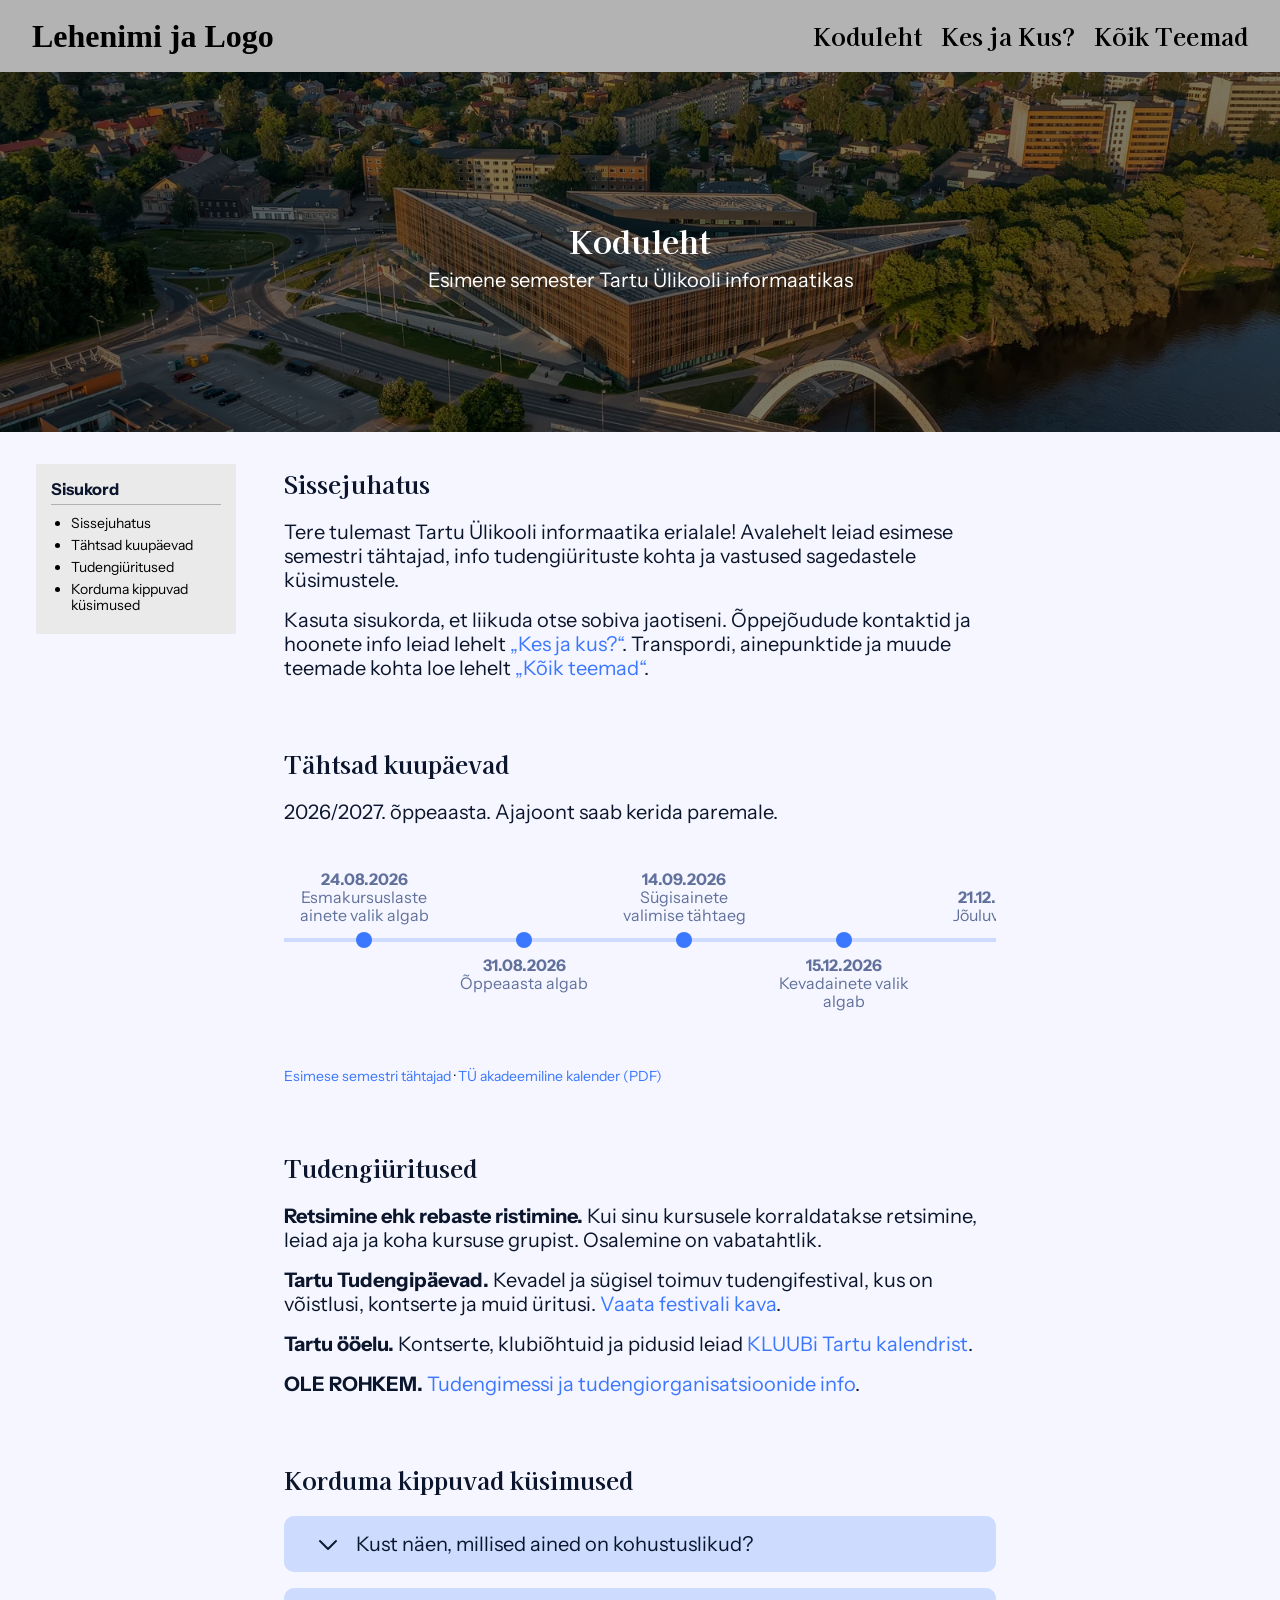
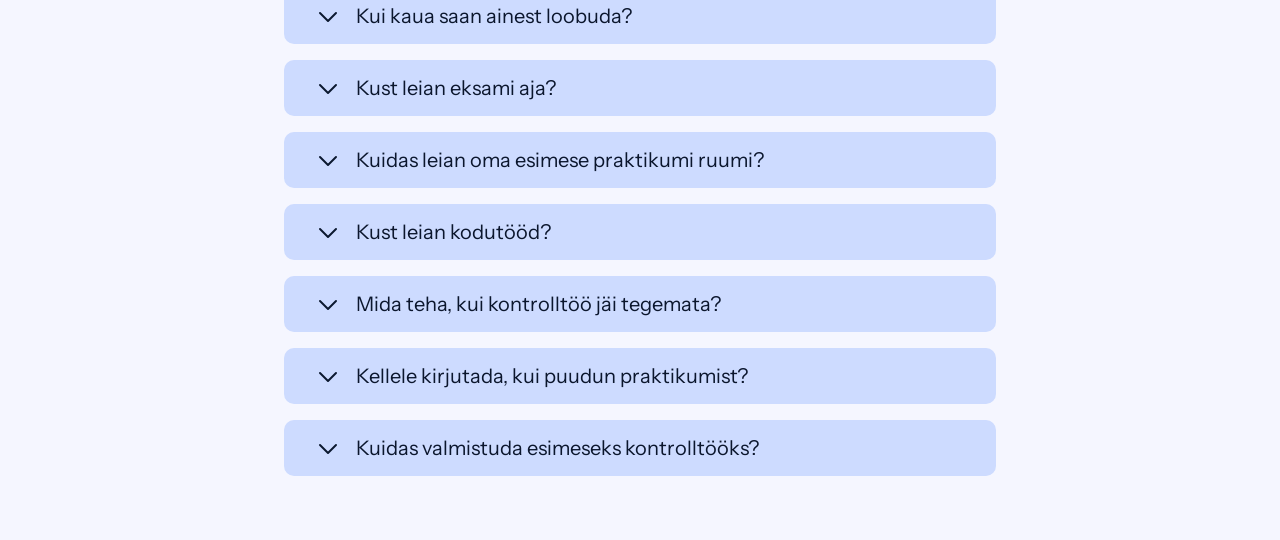
<file: index.html>
<!DOCTYPE html>
<html lang="et">
<head>
    <meta charset="UTF-8">
    <meta name="viewport" content="width=device-width, initial-scale=1.0">
    <script src="dropdown.js"></script>
    <link rel="preconnect" href="https://fonts.googleapis.com">
    <link rel="preconnect" href="https://fonts.gstatic.com" crossorigin>
    <link href="https://fonts.googleapis.com/css2?family=Instrument+Sans:ital,wght@0,400..700;1,400..700&family=Kaisei+Decol&family=Rubik:ital,wght@0,300..900;1,300..900&display=swap" rel="stylesheet">
    <title>Koduleht</title>
    <link rel="stylesheet" href="styles.css">
</head>
<body>
    <div class="header-container">
        <header id="päis">
            <div class="logo">Lehenimi ja Logo</div>
            <nav class="nav-lingid">
                <a class="subtitle" href="index.html">Koduleht</a>
                <a class="subtitle" href="kes_ja_kus.html">Kes ja Kus?</a>
                <a class="subtitle" href="koik_teemad.html">Kõik Teemad</a>
            </nav>
        </header>

        <section id="hero" class="paisefoto kodulehe-pais">
            <h1>Koduleht</h1>
            <p>Esimene semester Tartu Ülikooli informaatikas</p>
        </section>
    </div>

    <main>
        <aside id="sisukord" class="small">
            <h2>Sisukord</h2>
            <nav aria-label="Sisukord">
                <ul>
                    <li><a href="#sissejuhatus">Sissejuhatus</a></li>
                    <li><a href="#kuupaevad">Tähtsad kuupäevad</a></li>
                    <li><a href="#uritused">Tudengiüritused</a></li>
                    <li><a href="#kkk">Korduma kippuvad küsimused</a></li>
                </ul>
            </nav>
        </aside>

        <div class="main-content">
            <div class="block" id="sissejuhatus">
                <h2>Sissejuhatus</h2>
                <p>Tere tulemast Tartu Ülikooli informaatika erialale! Avalehelt leiad esimese semestri tähtajad, info tudengiürituste kohta ja vastused sagedastele küsimustele.</p>
                <p>Kasuta sisukorda, et liikuda otse sobiva jaotiseni. Õppejõudude kontaktid ja hoonete info leiad lehelt <a href="kes_ja_kus.html">„Kes ja kus?“</a>. Transpordi, ainepunktide ja muude teemade kohta loe lehelt <a href="koik_teemad.html">„Kõik teemad“</a>.</p>
            </div>

            <div class="block" id="kuupaevad">
                <h2>Tähtsad kuupäevad</h2>
                <p>2026/2027. õppeaasta. Ajajoont saab kerida paremale.</p>
                <div class="timeline-container" tabindex="0" role="region" aria-label="Esimese semestri ajajoon">
                    <ol class="timeline-spacing">
                        <li class="timeline-segment">
                            <div class="timeline-line" aria-hidden="true"></div>
                            <div class="timeline-node top">
                                <span class="dot" aria-hidden="true"></span>
                                <span class="label small"><strong><time datetime="2026-08-24">24.08.2026</time></strong><br>Esmakursuslaste ainete valik algab</span>
                            </div>
                        </li>
                        <li class="timeline-segment">
                            <div class="timeline-line" aria-hidden="true"></div>
                            <div class="timeline-node bottom">
                                <span class="dot" aria-hidden="true"></span>
                                <span class="label small"><strong><time datetime="2026-08-31">31.08.2026</time></strong><br>Õppeaasta algab</span>
                            </div>
                        </li>
                        <li class="timeline-segment">
                            <div class="timeline-line" aria-hidden="true"></div>
                            <div class="timeline-node top">
                                <span class="dot" aria-hidden="true"></span>
                                <span class="label small"><strong><time datetime="2026-09-14T23:59">14.09.2026</time></strong><br>Sügisainete valimise tähtaeg</span>
                            </div>
                        </li>
                        <li class="timeline-segment">
                            <div class="timeline-line" aria-hidden="true"></div>
                            <div class="timeline-node bottom">
                                <span class="dot" aria-hidden="true"></span>
                                <span class="label small"><strong><time datetime="2026-12-15T21:00">15.12.2026</time></strong><br>Kevadainete valik algab</span>
                            </div>
                        </li>
                        <li class="timeline-segment">
                            <div class="timeline-line" aria-hidden="true"></div>
                            <div class="timeline-node top">
                                <span class="dot" aria-hidden="true"></span>
                                <span class="label small"><strong><time datetime="2026-12-21">21.12.</time>–<time datetime="2027-01-03">03.01.</time></strong><br>Jõuluvaheaeg</span>
                            </div>
                        </li>
                        <li class="timeline-segment">
                            <div class="timeline-line" aria-hidden="true"></div>
                            <div class="timeline-node bottom">
                                <span class="dot" aria-hidden="true"></span>
                                <span class="label small"><strong><time datetime="2027-01-31">31.01.2027</time></strong><br>Sügissemestri lõpp</span>
                            </div>
                        </li>
                        <li class="timeline-segment">
                            <div class="timeline-line" aria-hidden="true"></div>
                            <div class="timeline-node top">
                                <span class="dot" aria-hidden="true"></span>
                                <span class="label small"><strong><time datetime="2027-02-07T23:59">07.02.2027</time></strong><br>Kevadainete valimise tähtaeg</span>
                            </div>
                        </li>
                        <li class="timeline-segment">
                            <div class="timeline-line" aria-hidden="true"></div>
                            <div class="timeline-node bottom">
                                <span class="dot" aria-hidden="true"></span>
                                <span class="label small"><strong><time datetime="2027-02-08">08.02.2027</time></strong><br>Kevadsemester algab</span>
                            </div>
                        </li>
                    </ol>
                </div>
                <p class="small">
                    <a href="https://ut.ee/et/sisu/esimese-semestri-tahtsad-kuupaevad">Esimese semestri tähtajad</a> ·
                    <a href="https://majandus.ut.ee/sites/default/files/2026-04/Akadeemiline%20kalender%202026_2027.pdf">TÜ akadeemiline kalender (PDF)</a>
                </p>
            </div>

            <div class="block" id="uritused">
                <h2>Tudengiüritused</h2>
                <p><strong>Retsimine ehk rebaste ristimine.</strong> Kui sinu kursusele korraldatakse retsimine, leiad aja ja koha kursuse grupist. Osalemine on vabatahtlik.</p>
                <p><strong>Tartu Tudengipäevad.</strong> Kevadel ja sügisel toimuv tudengifestival, kus on võistlusi, kontserte ja muid üritusi. <a href="https://studentdays.ee/">Vaata festivali kava</a>.</p>
                <p><strong>Tartu ööelu.</strong> Kontserte, klubiõhtuid ja pidusid leiad <a href="https://www.kluub.ee/et/events/tartu">KLUUBi Tartu kalendrist</a>.</p>
                <p><strong>OLE ROHKEM.</strong> <a href="https://olerohkem.ee/">Tudengimessi ja tudengiorganisatsioonide info</a>.</p>
            </div>

            <div class="block" id="kkk">
                <h2>Korduma kippuvad küsimused</h2>

                <div class="dropdown">
                    <button type="button" class="dropbtn paragraph" onclick="toggleDropdown(this)">
                        <img src="img/chevron.svg" alt=""> Kust näen, millised ained on kohustuslikud?
                    </button>
                    <div class="dropdown-content">
                        <p>Ava <a href="https://ois2.ut.ee/">ÕIS-is</a> informaatika õppekava ja vali oma sisseastumisaasta versioon. Seal on kirjas, millised ained on kohustuslikud ja millised saad ise valida.</p>
                    </div>
                </div>

                <div class="dropdown">
                    <button type="button" class="dropbtn paragraph" onclick="toggleDropdown(this)">
                        <img src="img/chevron.svg" alt=""> Kui kaua saan ainest loobuda?
                    </button>
                    <div class="dropdown-content">
                        <p>Üldjuhul saad ÕIS-is registreeringu tühistada kahe nädala jooksul pärast aine esimest kontaktõppe korda. Aines võib olla määratud teine tähtaeg. Vaata <a href="https://ut.ee/et/sisu/oppeainetesse-registreerumine">TÜ juhendit</a> ja aine infot ÕIS-is.</p>
                    </div>
                </div>

                <div class="dropdown">
                    <button type="button" class="dropbtn paragraph" onclick="toggleDropdown(this)">
                        <img src="img/chevron.svg" alt=""> Kust leian eksami aja?
                    </button>
                    <div class="dropdown-content">
                        <p>Vaata aine infot ja tunniplaani <a href="https://ois2.ut.ee/">ÕIS-is</a>. Kui aine pakub mitut eksamiaega, kontrolli, kas pead end sobivale ajale registreerima.</p>
                    </div>
                </div>

                <div class="dropdown">
                    <button type="button" class="dropbtn paragraph" onclick="toggleDropdown(this)">
                        <img src="img/chevron.svg" alt=""> Kuidas leian oma esimese praktikumi ruumi?
                    </button>
                    <div class="dropdown-content">
                        <p>Ava <a href="https://ois2.ut.ee/">ÕIS-is</a> oma tunniplaan ja vali õige nädala praktikum. Vaata hoone aadressi, ruuminumbrit ja rühma.</p>
                    </div>
                </div>

                <div class="dropdown">
                    <button type="button" class="dropbtn paragraph" onclick="toggleDropdown(this)">
                        <img src="img/chevron.svg" alt=""> Kust leian kodutööd?
                    </button>
                    <div class="dropdown-content">
                        <p>Vaata aine Moodle’i kursuselt või õppejõu jagatud kursuselehelt vastava nädala ülesannet. Enne alustamist kontrolli tähtaega ja nõutud failivormingut. Pärast üleslaadimist vaata üle, kas esitatud fail avaneb.</p>
                    </div>
                </div>

                <div class="dropdown">
                      <button type="button" class="dropbtn paragraph" onclick="toggleDropdown(this)">
                        <img src="img/chevron.svg" alt=""> Mida teha, kui kontrolltöö jäi tegemata?
                      </button>
                     <div class="dropdown-content">
                        <p>Vaata kursuselehelt, kas järeltöö aeg on juba kirjas. Kui juhist ei leia, kirjuta õppejõule, millise kontrolltöö vahele jätsid, ja küsi selle vastamise kohta.</p>
                     </div>
                </div>


                <div class="dropdown">
                    <button type="button" class="dropbtn paragraph" onclick="toggleDropdown(this)">
                        <img src="img/chevron.svg" alt=""> Kellele kirjutada, kui puudun praktikumist?
                    </button>
                    <div class="dropdown-content">
                        <p>Vaata kursuse juhendist puudumise ja järeletegemise korda, see võib igal ainel erineda. Kui juhendist vastust ei leia, kirjuta oma rühma juhendajale. Lisa aine nimi, praktikumi kuupäev ja rühm ning küsi, milline ülesanne tuleb iseseisvalt järele teha.</p>
                    </div>
                </div>

                <div class="dropdown">
                    <button type="button" class="dropbtn paragraph" onclick="toggleDropdown(this)">
                        <img src="img/chevron.svg" alt=""> Kuidas valmistuda esimeseks kontrolltööks?
                    </button>
                    <div class="dropdown-content">
                        <p>Vaata kursuselehelt, millised teemad töösse kuuluvad ja milliseid abivahendeid võid kasutada. Lahenda näidiskontrolltööd mitu korda, üldjuhul on tööd sarnased.</p>
                    </div>
                </div>
            </div>
        </div>
    </main>
</body>
</html>
</file>
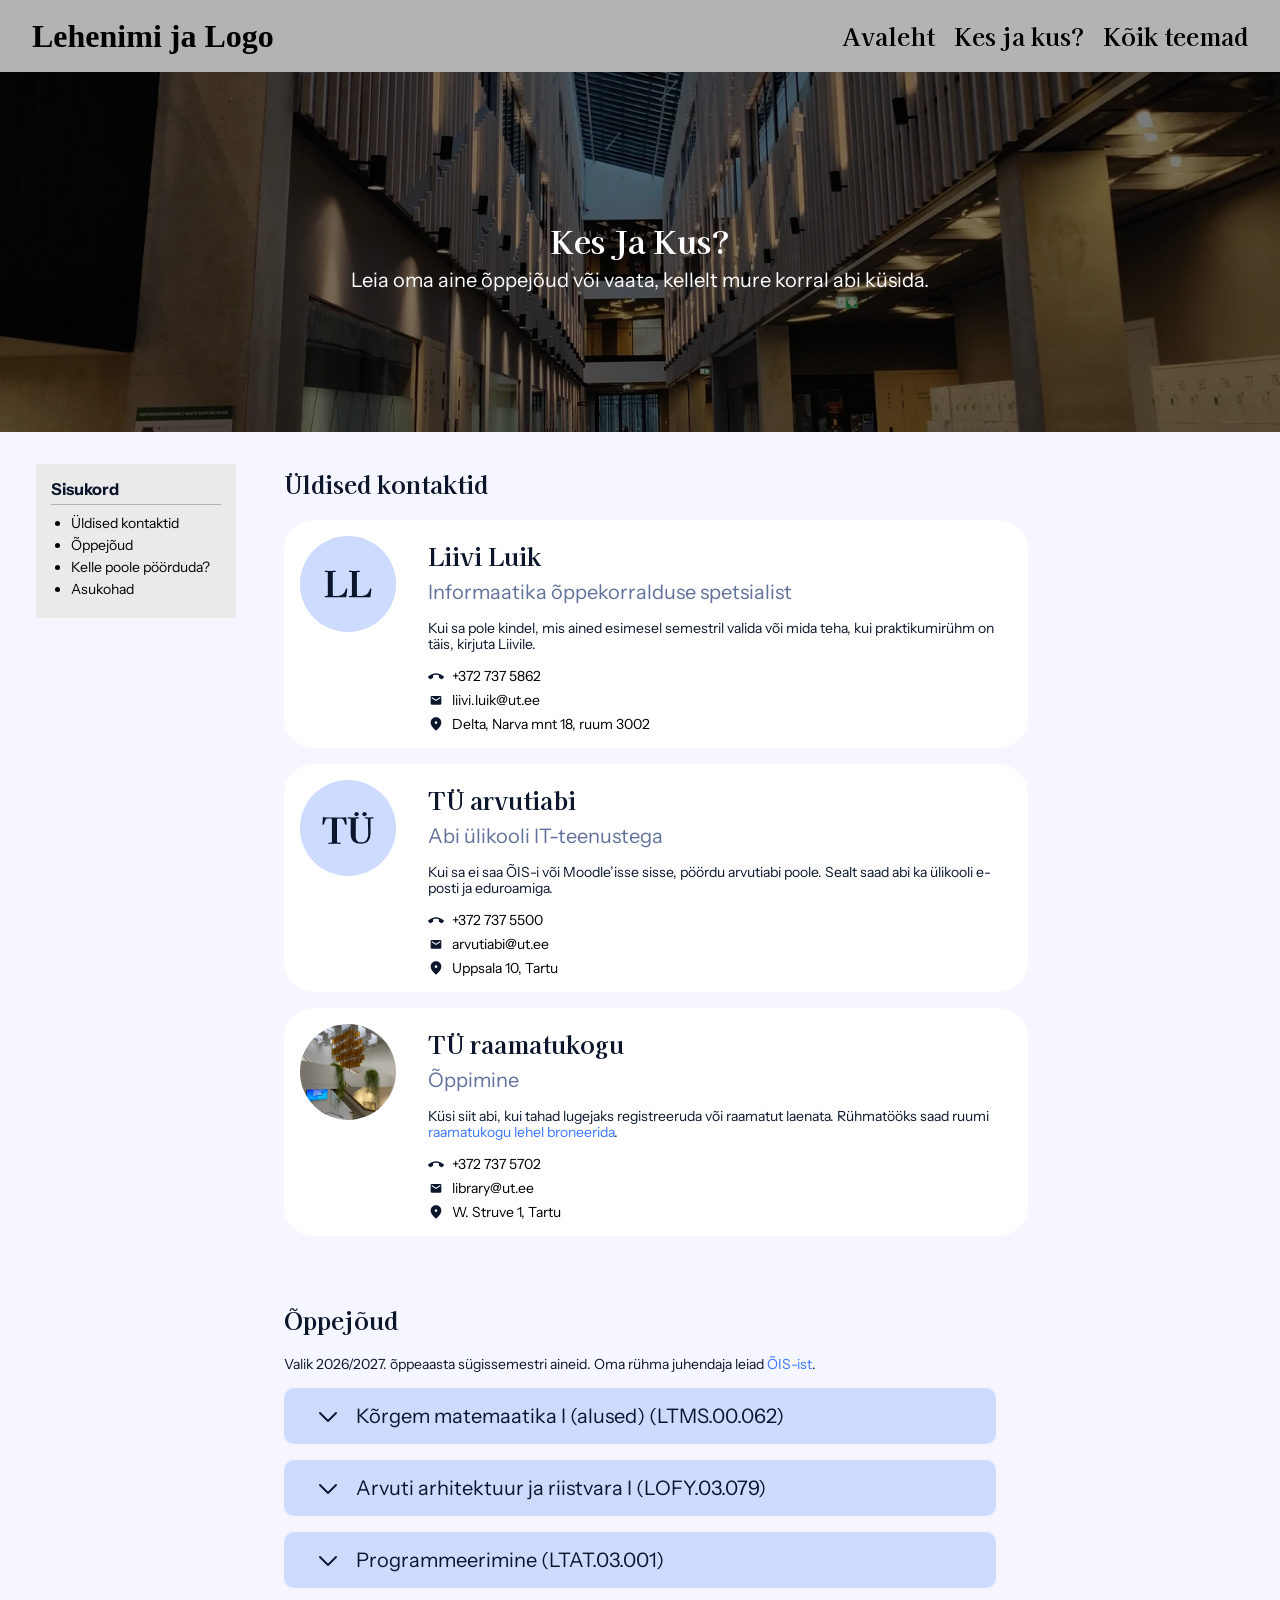
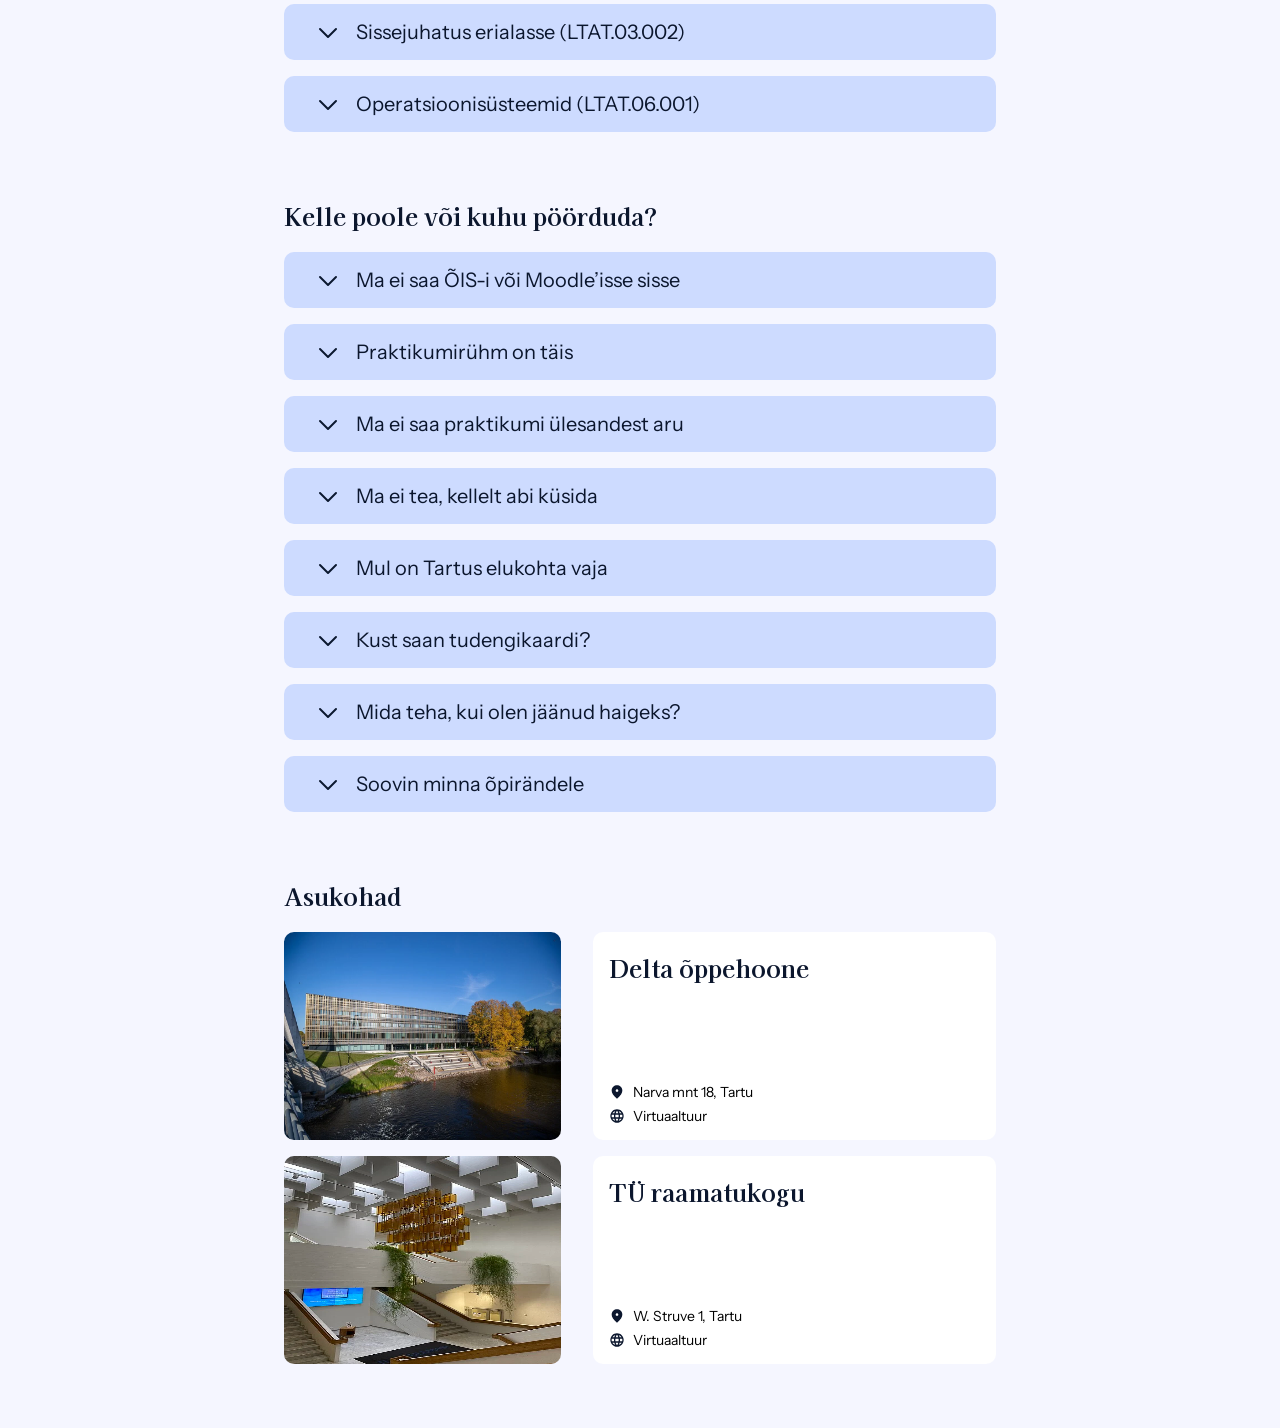
<file: kes_ja_kus.html>
<!DOCTYPE html>
<html lang="et">
<head>
    <meta charset="UTF-8">
    <meta name="viewport" content="width=device-width, initial-scale=1.0">
    <script src="dropdown.js"></script>
    <link rel="preconnect" href="https://fonts.googleapis.com">
    <link rel="preconnect" href="https://fonts.gstatic.com" crossorigin>
    <link href="https://fonts.googleapis.com/css2?family=Instrument+Sans:ital,wght@0,400..700;1,400..700&family=Kaisei+Decol&family=Rubik:ital,wght@0,300..900;1,300..900&display=swap" rel="stylesheet">
    <title>Kes ja Kus?</title>
    <link rel="stylesheet" href="styles.css">
</head>
<body>
    <div class="header-container">
        <header id="päis">
            <div class="logo">Lehenimi ja Logo</div>
            <nav class="nav-lingid">
                <a class="subtitle" href="index.html">Avaleht</a>
                <a class="subtitle" href="kes_ja_kus.html" aria-current="page">Kes ja kus?</a>
                <a class="subtitle" href="koik_teemad.html">Kõik teemad</a>
            </nav>
        </header>

        <section id="hero" class="paisefoto kontaktide-pais">
            <h1>Kes ja kus?</h1>
            <p>Leia oma aine õppejõud või vaata, kellelt mure korral abi küsida.</p>
        </section>
    </div>

    <main>
        <aside id="sisukord" class="small">
            <h2>Sisukord</h2>
            <ul>
                <li><a href="#uldine">Üldised kontaktid</a></li>
                <li><a href="#oppejoud">Õppejõud</a></li>
                <li><a href="#abi">Kelle poole pöörduda?</a></li>
                <li><a href="#asukohad">Asukohad</a></li>
            </ul>
        </aside>

        <div class="main-content">
            <div class="block" id="uldine">
                <h2>Üldised kontaktid</h2>

                <div class="kontaktinfo">
                    <img class="kontaktinfo-foto" src="img/liivi-luik.svg" alt="">
                    <div class="kontaktinfo-tekst">
                        <div class="kontaktinfo-title">
                            <h2>Liivi Luik</h2>
                            <p>Informaatika õppekorralduse spetsialist</p>
                        </div>

                        <p class="small">
                            Kui sa pole kindel, mis ained esimesel semestril valida
                            või mida teha, kui praktikumirühm on täis, kirjuta Liivile.
                        </p>
                        <div class="inforida-container">
                            <div class="inforida small">
                                <img src="img/telo.svg" alt="">
                                <a href="tel:+3727375862">+372 737 5862</a>
                            </div>
                            <div class="inforida small">
                                <img src="img/meil.svg" alt="">
                                <a href="mailto:liivi.luik@ut.ee">liivi.luik@ut.ee</a>
                            </div>
                            <div class="inforida small">
                                <img src="img/asukoht.svg" alt="">
                                <a href="https://maps.app.goo.gl/sXPDa7MjWFLiJxYY8">Delta, Narva mnt 18, ruum 3002</a>
                            </div>
                        </div>
                    </div>
                </div>

                <div class="kontaktinfo">
                    <img class="kontaktinfo-foto" src="img/tu-arvutiabi.svg" alt="">
                    <div class="kontaktinfo-tekst">
                        <div class="kontaktinfo-title">
                            <h2>TÜ arvutiabi</h2>
                            <p>Abi ülikooli IT-teenustega</p>
                        </div>

                        <p class="small">
                            Kui sa ei saa ÕIS-i või Moodle’isse sisse, pöördu arvutiabi poole.
                            Sealt saad abi ka ülikooli e-posti ja eduroamiga.
                        </p>

                        <div class="inforida-container">
                            <div class="inforida small">
                                <img src="img/telo.svg" alt="">
                                <a href="tel:+3727375500">+372 737 5500</a>
                            </div>
                            <div class="inforida small">
                                <img src="img/meil.svg" alt="">
                                <a href="mailto:arvutiabi@ut.ee">arvutiabi@ut.ee</a>
                            </div>
                            <div class="inforida small">
                                <img src="img/asukoht.svg" alt="">
                                <a href="https://maps.app.goo.gl/b54mFBEQcWSuMXCe6">Uppsala 10, Tartu</a>
                            </div>
                        </div>
                    </div>
                </div>

                <div class="kontaktinfo">
                    <img class="kontaktinfo-foto" src="img/raamatukogu.webp" alt="" loading="lazy">
                    <div class="kontaktinfo-tekst">
                        <div class="kontaktinfo-title">
                            <h2>TÜ raamatukogu</h2>
                            <p>Õppimine</p>
                        </div>

                        <p class="small">
                            Küsi siit abi, kui tahad lugejaks registreeruda või raamatut laenata.
                            Rühmatööks saad ruumi
                            <a href="https://ruum.utlib.ut.ee/">raamatukogu lehel broneerida</a>.
                        </p>

                        <div class="inforida-container">
                            <div class="inforida small">
                                <img src="img/telo.svg" alt="">
                                <a href="tel:+3727375702">+372 737 5702</a>
                            </div>
                            <div class="inforida small">
                                <img src="img/meil.svg" alt="">
                                <a href="mailto:library@ut.ee">library@ut.ee</a>
                            </div>
                            <div class="inforida small">
                                <img src="img/asukoht.svg" alt="">
                                <a href="https://maps.app.goo.gl/b2VxZ5bqE41njMEYA">W. Struve 1, Tartu</a>
                            </div>
                        </div>
                    </div>
                </div>
            </div>

            <div class="block" id="oppejoud">
                <h2>Õppejõud</h2>
                <p class="small">
                    Valik 2026/2027. õppeaasta sügissemestri aineid.
                    Oma rühma juhendaja leiad <a href="https://ois2.ut.ee/">ÕIS-ist</a>.
                </p>

                <div class="dropdown">
                    <button type="button" class="dropbtn paragraph" onclick="toggleDropdown(this)">
                        <img src="img/chevron.svg" alt=""> Kõrgem matemaatika I (alused) (LTMS.00.062)
                    </button>
                    <div class="dropdown-content" id="matemaatika">
                        <div class="kontaktinfo">
                            <img class="kontaktinfo-foto" src="img/natalia-saealle.svg" alt="">
                            <div class="kontaktinfo-tekst">
                                <div class="kontaktinfo-title">
                                    <h2>Natalia Saealle</h2>
                                    <p class="small">Vastutav õppejõud</p>
                                </div>
                                <div class="inforida-container">
                                    <div class="inforida small">
                                        <img src="img/meil.svg" alt="">
                                        <a href="mailto:natalia.saealle@ut.ee">natalia.saealle@ut.ee</a>
                                    </div>
                                </div>
                                <p class="small"><a href="https://ois2.ut.ee/#/courses/LTMS.00.062/version/867de417-8d05-21c3-2a35-42c67df75d6c">Aine info ja teised õppejõud</a></p>
                            </div>
                        </div>
                    </div>
                </div>

                <div class="dropdown">
                    <button type="button" class="dropbtn paragraph" onclick="toggleDropdown(this)">
                        <img src="img/chevron.svg" alt=""> Arvuti arhitektuur ja riistvara I (LOFY.03.079)
                    </button>
                    <div class="dropdown-content" id="riistvara">
                        <div class="kontaktinfo">
                            <img class="kontaktinfo-foto" src="img/toomas.webp" alt="" loading="lazy">
                            <div class="kontaktinfo-tekst">
                                <div class="kontaktinfo-title">
                                    <h2>Toomas Plank</h2>
                                    <p class="small">Vastutav õppejõud</p>
                                </div>
                                <div class="inforida-container">
                                    <div class="inforida small">
                                        <img src="img/meil.svg" alt="">
                                        <a href="mailto:toomas.plank@ut.ee">toomas.plank@ut.ee</a>
                                    </div>
                                </div>
                                <p class="small"><a href="https://ois2.ut.ee/#/courses/LOFY.03.079/version/02f88bd1-66a5-ee6a-3c61-cb9b839eb9d0">Aine info ja teised õppejõud</a></p>
                            </div>
                        </div>
                    </div>
                </div>

                <div class="dropdown">
                    <button type="button" class="dropbtn paragraph" onclick="toggleDropdown(this)">
                        <img src="img/chevron.svg" alt=""> Programmeerimine (LTAT.03.001)
                    </button>
                    <div class="dropdown-content" id="programmeerimine">
                        <div class="kontaktinfo">
                            <img class="kontaktinfo-foto" src="img/tauno.webp" alt="" loading="lazy">
                            <div class="kontaktinfo-tekst">
                                <div class="kontaktinfo-title">
                                    <h2>Tauno Palts</h2>
                                    <p class="small">Vastutav õppejõud</p>
                                </div>
                                <div class="inforida-container">
                                    <div class="inforida small">
                                        <img src="img/meil.svg" alt="">
                                        <a href="mailto:tauno.palts@ut.ee">tauno.palts@ut.ee</a>
                                    </div>
                                </div>
                                <p class="small"><a href="https://courses.cs.ut.ee/2026/programmeerimine/fall">Aine info ja teised õppejõud</a></p>
                            </div>
                        </div>
                    </div>
                </div>

                <div class="dropdown">
                    <button type="button" class="dropbtn paragraph" onclick="toggleDropdown(this)">
                        <img src="img/chevron.svg" alt=""> Sissejuhatus erialasse (LTAT.03.002)
                    </button>
                    <div class="dropdown-content" id="sissejuhatus">
                        <div class="kontaktinfo">
                            <img class="kontaktinfo-foto" src="img/mirjam.webp" alt="" loading="lazy">
                            <div class="kontaktinfo-tekst">
                                <div class="kontaktinfo-title">
                                    <h2>Mirjam Paales</h2>
                                    <p class="small">Vastutav õppejõud</p>
                                </div>
                                <div class="inforida-container">
                                    <div class="inforida small">
                                        <img src="img/meil.svg" alt="">
                                        <a href="mailto:mirjam.paales@ut.ee">mirjam.paales@ut.ee</a>
                                    </div>
                                </div>
                                <p class="small"><a href="https://ois2.ut.ee/#/courses/LTAT.03.002/version/13fd2e72-97b4-cb70-0232-943263216603">Aine info ja teised õppejõud</a></p>
                            </div>
                        </div>
                    </div>
                </div>

                <div class="dropdown">
                    <button type="button" class="dropbtn paragraph" onclick="toggleDropdown(this)">
                        <img src="img/chevron.svg" alt=""> Operatsioonisüsteemid (LTAT.06.001)
                    </button>
                    <div class="dropdown-content" id="opsusteemid">
                        <div class="kontaktinfo">
                            <img class="kontaktinfo-foto" src="img/artjom.webp" alt="" loading="lazy">
                            <div class="kontaktinfo-tekst">
                                <div class="kontaktinfo-title">
                                    <h2>Artjom Lind</h2>
                                    <p class="small">Loengud ja aine korraldus</p>
                                </div>
                                <div class="inforida-container">
                                    <div class="inforida small">
                                        <img src="img/meil.svg" alt="">
                                        <a href="mailto:artjom.lind@ut.ee">artjom.lind@ut.ee</a>
                                    </div>
                                </div>
                                <p class="small"><a href="https://courses.cs.ut.ee/2026/os/fall">Aine info ja teised õppejõud</a> · Praktikumide kohta küsi Alo Peetsilt, <a href="mailto:alo.peets@ut.ee">alo.peets@ut.ee</a></p>
                            </div>
                        </div>
                    </div>
                </div>
            </div>

            <div class="block" id="abi">
                <h2>Kelle poole või kuhu pöörduda?</h2>

                <div class="dropdown">
                    <button type="button" class="dropbtn paragraph" onclick="toggleDropdown(this)">
                        <img src="img/chevron.svg" alt=""> Ma ei saa ÕIS-i või Moodle’isse sisse
                    </button>
                    <div class="dropdown-content" id="mure-sisselogimine">
                        <p>Proovi oma TÜ kasutajakontoga sisse logida. Kui sisselogimine ikka ei õnnestu, kirjuta <a href="mailto:arvutiabi@ut.ee">arvutiabi@ut.ee</a>. Pane kirja, mis keskkonnas viga tekkis ja mida veateade ütleb.</p>
                    </div>
                </div>

                <div class="dropdown">
                    <button type="button" class="dropbtn paragraph" onclick="toggleDropdown(this)">
                        <img src="img/chevron.svg" alt=""> Praktikumirühm on täis
                    </button>
                    <div class="dropdown-content" id="mure-rühm">
                        <p>Vaata <a href="https://ois2.ut.ee/">ÕIS-ist</a>, kas samas aines on mõni teine sobiv rühm. Kui ükski aeg ei sobi või registreerimine ei õnnestu, kirjuta <a href="mailto:liivi.luik@ut.ee">liivi.luik@ut.ee</a>. Lisa aine kood ja rühm, kuhu soovid minna.</p>
                    </div>
                </div>

                <div class="dropdown">
                    <button type="button" class="dropbtn paragraph" onclick="toggleDropdown(this)">
                        <img src="img/chevron.svg" alt=""> Ma ei saa praktikumi ülesandest aru
                    </button>
                    <div class="dropdown-content" id="mure-ulesanne">
                        <p>Küsi oma rühma juhendajalt. Tema nime leiad ÕIS-is aine õppejõudude juurest või kursuse lehelt. Kui kirjutad, ütle, millise ülesande juures kinni jäid ja mida sa juba proovisid.</p>
                    </div>
                </div>

                <div class="dropdown">
                    <button type="button" class="dropbtn paragraph" onclick="toggleDropdown(this)">
                        <img src="img/chevron.svg" alt=""> Ma ei tea, kellelt abi küsida
                    </button>
                    <div class="dropdown-content" id="mure-kohanemine">
                        <p>Alusta oma <a href="https://ut.ee/et/sisu/tugi-tuutorilt">tuutorist</a>. Ta aitab esimeste nädalate praktiliste küsimustega. Õppetoetuste või õppetöö kohanduste kohta saad nõu <a href="https://ut.ee/et/noustamiskeskus">TÜ nõustamiskeskusest</a>.</p>
                    </div>
                </div>

                <div class="dropdown">
                    <button type="button" class="dropbtn paragraph" onclick="toggleDropdown(this)">
                        <img src="img/chevron.svg" alt=""> Mul on Tartus elukohta vaja
                    </button>
                    <div class="dropdown-content" id="mure-uhiselamu">
                        <p>Ühiselamukohta saad taotleda <a href="https://www.campus.ee/kohataotlejale/">Tartu Üliõpilasküla lehel</a>. Sealt leiad ka taotlemise juhise ja jooksva info kohtade kohta.</p>
                    </div>
                </div>

                <div class="dropdown">
                    <button type="button" class="dropbtn paragraph" onclick="toggleDropdown(this)">
                        <img src="img/chevron.svg" alt=""> Kust saan tudengikaardi?
                    </button>
                    <div class="dropdown-content" id="mure-tudengikaart">
                        <p>ISIC-kaardi tellimise juhise leiad <a href="https://ut.ee/et/sisu/uliopilaspilet">TÜ üliõpilaspileti lehelt</a>.</p>
                    </div>
                </div>

                <div class="dropdown">
                    <button type="button" class="dropbtn paragraph" onclick="toggleDropdown(this)">
                        <img src="img/chevron.svg" alt=""> Mida teha, kui olen jäänud haigeks?
                    </button>
                    <div class="dropdown-content" id="mure-haigestumine">
                        <p>
                            Teata puudumisest võimalikult kiiresti aine õppejõule ja lepi temaga kokku, kuidas saad kohustusliku praktikumi, kontrolltöö või muu ülesande järele teha. Täpsed osalemis- ja hindamisreeglid on kirjas <a href="https://ois2.ut.ee/">ÕIS-is</a> õppeaine infos.
                            <br><br>
                            Kui jääd haiguse tõttu eksamilt või arvestuselt eemale, esita mõjuvat põhjust tõendav dokument õppeprodekaanile või instituudi juhatajale viie tööpäeva jooksul. Siis saab ÕIS-i märke „mitteilmunud“ tühistada. <a href="https://ut.ee/et/sisu/eksamid-ja-arvestused#accordion-67a0b671-db63-4d0d-a6b4-42006b483e24">Vaata TÜ eksamite ja arvestuste korda.</a>
                            <br><br>
                            Pikema haiguse korral saad taotleda tervislikel põhjustel akadeemilist puhkust. Selleks on vaja arstitõendit ning avaldus tuleb esitada loodus- ja täppisteaduste valdkonna dekanaati aadressil ltt@ut.ee hiljemalt puhkuse algusele eelneval päeval. <a href="https://ut.ee/et/sisu/akadeemiline-puhkus">Vaata akadeemilise puhkuse tingimusi ja avaldust.</a>

                        </p>
                    </div>
                </div>

                <div class="dropdown" id="piirmann">
                    <button type="button" class="dropbtn paragraph" onclick="toggleDropdown(this)">
                        <img src="img/chevron.svg" alt=""> Soovin minna õpirändele
                    </button>
                    <div class="dropdown-content" id="mure-õpiränne">
                        <p>
                            Esmalt, tutvu Tartu Ülikooli õpirände võimaluste ja käimasolevate konkurssidega ning leia <a href="https://saas.solenovo.fi/move/login/UT">SoleMove’i</a> kaudu sobiv partnerülikool.
                            <br><br>
                            Kandideerimiseks esita SoleMove’is avaldus, motivatsioonikiri, õppetulemuste tõend ja õppekeele oskust kinnitav dokument. Enne kandideerimist kontrolli, et välisülikooli õppeained sobiksid sinu informaatika õppekavasse.
                            <br><br>
                            <a href="koik_teemad.html#õpiränne">Täpsem info on meie "Kõik Teemad" lehel.</a>
                            <br><br>
                            Küsimuste korral võib pöörduda Merilin Piirmannini
                            <br><br>
                    </p>
                            <div class="kontaktinfo">
                                <img class="kontaktinfo-foto" src="img/merilin-piirmann.svg" alt="">
                                <div class="kontaktinfo-tekst">
                                    <div class="kontaktinfo-title">
                                        <h2>Merilin Piirmann</h2>
                                        <p>Õppekorralduse ja akadeemilise mobiilsuse spetsialist</p>
                                    </div>

                                    <p class="small">Annab tudengitele nõu, kuidas õpirändele saada ja mida silmas pidada</p>

                                    <div class="inforida-container">
                                        <div class="inforida small">
                                            <img src="img/telo.svg" alt="Phone Icon">
                                            <a href="tel:+3727375864">+372 737 5864</a>
                                        </div>
                                        <div class="inforida small">
                                            <img src="img/meil.svg" alt="Mail Icon">
                                            <a href="mailto:merilin.piirmann@ut.ee">merilin.piirmann@ut.ee</a>
                                        </div>
                                        <div class="inforida small">
                                            <img src="img/asukoht.svg" alt="Location Icon">
                                            <a href="https://maps.app.goo.gl/sXPDa7MjWFLiJxYY8">Delta, Narva mnt 18, ruum 3002 E-R 09-14</a>
                                        </div>
                                    </div>
                                </div>
                            </div>

                        
                    </div>
                </div>

            </div>

            <section class="block" id="asukohad">
                <h2>Asukohad</h2>
                <div class="asukohainfo">
                    <img class="asukohainfo-foto" src="img/delta.webp" alt="Delta õppehoone" loading="lazy">
                    <div class="asukohainfo-tekst">
                        <h2>Delta õppehoone</h2>
                        <div class="inforida-container">
                            <div class="inforida small">
                                <img src="img/asukoht.svg" alt="Location Icon">
                                <a href="https://maps.app.goo.gl/sXPDa7MjWFLiJxYY8">Narva mnt 18, Tartu</a>
                            </div>
                            <div class="inforida small">
                                <img src="img/veebituur.svg" alt="Web-tour Icon">
                                <a href="https://virtualtour.ut.ee/en/delta-center-narva-street?i=sg24">Virtuaaltuur</a>
                            </div>
                        </div>
                    </div>
                </div>
                <div class="asukohainfo">
                    <img class="asukohainfo-foto" src="img/raamatukogu.webp" alt="TÜ raamatukogu trepikoda" loading="lazy">
                    <div class="asukohainfo-tekst">
                        <h2>TÜ raamatukogu</h2>
                        <div class="inforida-container">
                            <div class="inforida small">
                                <img src="img/asukoht.svg" alt="Location Icon">
                                <a href="https://maps.app.goo.gl/b2VxZ5bqE41njMEYA">W. Struve 1, Tartu</a>
                            </div>
                            <div class="inforida small">
                                <img src="img/veebituur.svg" alt="Web-tour Icon">
                                <a href="https://virtualtour.ut.ee/en/tartu-university-library?i=sg37">Virtuaaltuur</a>
                            </div>
                        </div>
                    </div>
                </div>
            </section>
        </div>
    </main>
</body>
</html>
</file>
<file: styles.css>
/* FONDI JAOTUS

Figma typography style = CSS vastand
---
Title = h1, .title
Subtitle = h2, .subtitle
Paragraph = p, .paragraph
Small = .small
TÜ Title = .tutitle
TÜ Subtitle = .tusubtitle

*/

/* värvide variable'id. kasutus: var(--[muutujanimi]); */
:root {
  --primary: #3B77FF;
  --secondary: #CDDBFF;
  --tertiary: #9DADD4;
  --quaternary: #61719C;
  --bg: #F5F6FF;
  --white: #E6EDFF;
  --black: #0B162D;
  --purewhite: #FFFFFF;
  --pureblack: #000000;
  --paragraph-font-size: 20px;
  --title-font-size: 32px;
}

::-webkit-scrollbar {
    display: none;
}

h1, .title {
    font-family: 'Kaisei Decol', sans-serif;
    font-weight: 700;
    font-size: var(--title-font-size);
    line-height: 56px;
    text-transform: capitalize;
    margin: 0;
    color: var(--black)
}

h2, .subtitle {
    font-family: 'Kaisei Decol', sans-serif;
    font-weight: 600;
    font-size: 24px;
    line-height: 40px;
    margin: 0;
    color: var(--black)
}

.tutitle {
    font-family: 'Rubik', sans-serif;
    font-weight: 700;
    font-size: 32px;
    line-height: 56px;
    margin: 0;
    color: var(--black)
}

.tusubtitle {
    font-family: 'Rubik', sans-serif;
    font-weight: 600;
    font-size: 24px;
    line-height: 40px;
    margin: 0;
    color: var(--black)
}

p, .paragraph {
    font-family: 'Instrument Sans', sans-serif;
    font-weight: 400;
    font-size: var(--paragraph-font-size);
    line-height: 24px;
    margin: 0;
    color: var(--black)
}

.small {
    font-family: 'Instrument Sans', sans-serif;
    font-weight: 400;
    font-size: 14px;
    line-height: 16px;
    margin: 0;
}

body { 
  margin: 0;
  overflow-x: hidden;
  background-color: var(--bg);
}

/* hoiab sisukorda ja sisu */
main {
    display: grid;
    /* Vasakul tühi ruum (1fr), keskel täpselt 712px sisu, paremal 1fr */
    grid-template-columns: 1fr 712px 1fr;
    align-items: start;
    column-gap: 48px;
    width: 100%;
    margin: 0 auto;
}

/* peamine konteiner, mis hoiab kogu sisu */
.main-content {
    grid-column: 2;
    display: flex;
    flex-direction: column;
    align-items: center;
    gap: 64px;
    width: 712px;
    padding-bottom: 64px;
}

/* üksik blokk sisus - tüüpiliselt formaadis: pealkiri, whatever sisu vajalik */
.block { 
    display: flex;
    flex-direction: column;
    gap: 16px;
    max-width: 712px;
    width: 100%;
}

/* Dropdown Button */ /* https://www.w3schools.com/howto/howto_js_dropdown.asp */
.dropbtn {
  background-color: var(--secondary);
  color: var(--black);
  border: none;
  border-radius: 10px;
  cursor: pointer;
  display: flex;
  gap: 16px;
  padding: 16px 32px;
  width: 100%;
  transition: background-color 0.3s ease;
}

/* Dropdown button on hover & focus */
.dropbtn:hover {
  background-color: var(--tertiary);
}

.dropbtn.show {
  background-color: var(--primary);
  color: var(--white);
}

.dropbtn.show:hover {
  background-color: var(--quaternary);
  color: var(--white);
}

.dropbtn:hover img {
  transform: rotate(15deg);
}

/* chevron */
.dropbtn img {
  width: 24px;
  height: 24px;
  transition: transform 0.3s ease;
  filter: invert(7%) sepia(11%) saturate(7453%) hue-rotate(196deg) brightness(103%) contrast(97%);
}

.dropbtn img.show {
  transform: rotate(180deg);
    filter: invert(97%) sepia(93%) saturate(967%) hue-rotate(178deg) brightness(103%) contrast(102%);
}

.dropbtn:hover img.show {
  transform: rotate(165deg);
}

/* The container <div> - needed to position the dropdown content */
.dropdown {
  position: relative;
  display: block;
  width: 100%;
}

/* Dropdown Content (Hidden by Default) */
.dropdown-content {
  display: none;
  flex-direction: column;
  padding: 16px 0px 0px 0px;
  gap: 16px;
}

.block a {
  color: var(--primary);
  text-decoration: none;
}

.block a:hover {
  color: var(--quaternary);
  text-decoration: none;
}

/* Show the dropdown menu (use JS to add this class to the .dropdown-content container when the user clicks on the dropdown button) */
.dropdown-content.show {
  display:flex;
}

/* Timeline scrolling area */
.timeline-container {
    position: static;
    width: 100%;
    margin: 0;
    overflow-x: auto;

    /* Keeps the scrollbar away from the events */
    padding-bottom: 12px;
}

/* Holds the segments in one horizontal row */
.timeline-spacing {
    display: flex;
    width: max-content;
    padding: 0;
    margin: 0;
    list-style: none;
}

/* One line section containing an event */
.timeline-segment {
    position: relative;
    width: 160px;
    height: 200px;
    flex-shrink: 0;
}

/* Horizontal timeline line */
.timeline-line {
    position: absolute;
    top: 50%;
    left: 0;
    right: 0;
    height: 4px;
    background-color: var(--secondary);
    transform: translateY(-50%);
    z-index: 1;
}

/* One event and its label */
.timeline-node {
    position: absolute;
    top: 50%;
    left: 50%;
    transform: translate(-50%, -50%);
    z-index: 2;
    display: flex;
    flex-direction: column;
    align-items: center;
    cursor: pointer;
}

/* Stable hover hitbox covering the dot, gap, and expanded label */
.timeline-node::before {
    content: "";
    position: absolute;
    left: 50%;
    transform: translateX(-50%);
    width: 140px;
    height: 80px;
}

.timeline-node.top::before {
    bottom: -16px;
}

.timeline-node.bottom::before {
    top: -16px;
}

/* Timeline dot */
.timeline-node .dot {
    width: 16px;
    height: 16px;
    border-radius: 50%;
    background-color: var(--primary);
    transition:
        width 200ms ease,
        height 200ms ease,
        background-color 200ms ease;
}

/* Event label */
.timeline-node .label {
    position: absolute;
    width: 150px;
    white-space: normal;
    text-align: center;
    font-family: 'Instrument Sans', sans-serif;
    font-weight: 400;
    font-size: 16px;
    line-height: 18px;
    color: var(--quaternary);
    transition:
        top 200ms ease,
        bottom 200ms ease,
        font-size 200ms ease,
        color 200ms ease,
        line-height 200ms ease,
        color 200ms ease;
}

/* Normal 16px dot radius (8px) + 16px gap */
.timeline-node.top .label {
    bottom: 24px;
    left: 50%;
    transform: translateX(-50%);
}

.timeline-node.bottom .label {
    top: 24px;
    left: 50%;
    transform: translateX(-50%);
}

/* Raise hovered segment/node above neighbors */
.timeline-segment:hover,
.timeline-segment:focus-within {
    z-index: 10;
}

.timeline-node:hover,
.timeline-node:focus-visible {
    z-index: 11;
}

/* Enlarged dot is 32px tall, followed by the 16px gap */
.timeline-node.top:hover .label,
.timeline-node.top:focus-visible .label {
    bottom: 48px;
}

.timeline-node.bottom:hover .label,
.timeline-node.bottom:focus-visible .label {
    top: 48px;
}

/* Enlarged dot */
.timeline-node:hover .dot,
.timeline-node:focus-visible .dot {
    width: 32px;
    height: 32px;
    background-color: var(--primary);
    box-shadow: none;
}

/* Hovered timeline label */
.timeline-node:hover .label,
.timeline-node:focus-visible .label {
    font-size: 16px;
    line-height: 18px;
    font-weight: 400;
    color: var(--black);
}


/* Kontaktinfo (vasakul pilt, paremal andmed) tapsed px pole veel teada */
.kontaktinfo {
  display: flex;
  align-items: flex-start;
  gap: 32px;
  width: 100%;
  background-color: var(--purewhite);
  padding: 16px;
  border-radius: 30px;
  transition: background-color 200ms ease;
}

.kontaktinfo:hover, .asukohainfo:hover .asukohainfo-tekst {
  background-color: var(--white);
}

.kontaktinfo-title h2,
.asukohainfo h2 {
  color: var(--black);
  transition:
    font-size 200ms ease,
    line-height 200ms ease,
    font-weight 200ms ease;
}

.kontaktinfo:hover .kontaktinfo-title h2,
.asukohainfo:hover h2 {
  font-weight: 700;
  font-size: var(--title-font-size);
  line-height: 56px;
}

.kontaktinfo-foto {
    width: 96px;
    height: 96px;
    border-radius: 50%;
    object-fit: cover;
    flex-shrink: 0;
    background-color: var(--secondary);
}

.kontaktinfo-tekst {
    display: flex;
    flex-direction: column; 
    width: 100%;
    gap: 16px;
}

.kontaktinfo-title {
    display: flex;
    flex-direction: column; 
    width: 100%;
    gap: 4px;
}

.kontaktinfo-title p {
  color: var(--quaternary);
}

.asukohainfo {
    display: flex;
    align-items: flex-start;
    gap: 32px;
}

.asukohainfo-foto {
    width: 277px;
    height: 208px;
    display: block;
    background-color: var(--secondary);
    border-radius: 10px;
    flex-shrink: 0;
}

.asukohainfo-tekst {
    display: flex;
    flex-direction: column; 
    justify-content: space-between;
    width: 100%;
    height: 176px;
    gap: 16px;
    background-color: var(--purewhite);
    padding: 16px;
    border-radius: 10px;
    transition: background-color 200ms ease;
}

/* figmas olev telefoni logo ja nr korvuti */
.inforida {
    display: flex;
    align-items: center;
    gap: 8px;
}

.inforida-container {
    display: flex;
    flex-direction: column;
    gap: 8px;
}

.inforida img {
    width: 16px;
    height: 16px;
}

.inforida a:hover {
  color: var(--quaternary);
}

.inforida a {
    color: black;
    text-decoration: none;
}

#päis {
  display: flex;
  justify-content: space-between;
  align-items: center;
  background-color: #b3b3b3;
  padding: 16px 32px;
  width: 100%;
  box-sizing: border-box;
}

#päis .logo {
  font-weight: bold;
  font-size: 32px;
}

#päis .nav-lingid a {
  text-decoration: none;
  margin-left: 15px;
  color: black;
}

#päis .nav-lingid a:hover {
  text-decoration: underline;
}

#hero {
  display: flex;
  flex-direction: column;
  justify-content: center;
  align-items: center;
  background-color: #eaeaea;
  padding: 140px 20px;
  text-align: center;
  margin-bottom: 32px;
}

/* Sisukord läheb esimesse (vasakusse) veergu ja joondub paremale sisu kõrvale */
#sisukord {
    grid-column: 1;
    justify-self: end;
    position: sticky;
    top: 32px;
    background-color: #eaeaea;
    padding: 15px;
    width: 200px;
    box-sizing: border-box;
    margin: 0;
    z-index: 3;
}

#sisukord h2 {
  font-family: inherit;
  font-size: 1.17em;
  font-weight: bold;
  line-height: normal;
  margin: 0 0 10px 0;
  border-bottom: 1px solid #b1b1b1;
  padding-bottom: 5px;
}

#sisukord ul {
  list-style-type: disc;
  padding-left: 20px;
  margin: 0;
}

#sisukord li {
  margin-bottom: 6px;
}

#sisukord a {
  color: #000000;
  text-decoration: none;
}

#sisukord a:hover {
  text-decoration: underline;
}

.header-container {
  width: 100%;
}

#hero.paisefoto {
    background-image: linear-gradient(rgb(0 0 0 / 52%), rgb(0 0 0 / 52%)), var(--paisepilt);
    background-position: center;
    background-size: cover;
}

.kodulehe-pais {
    /* Tartu Ülikool: https://ut.ee/en/sisu/university-tartu-promotional-materials */
    --paisepilt: url("img/delta-ohust.webp");
}

.kontaktide-pais {
    /* Tartu Ülikool: https://math.ut.ee/en/MATHcompetition */
    --paisepilt: url("img/delta-aatrium.webp");
}

.paisefoto h1, .paisefoto p {
    color: var(--purewhite);
}

.kontaktinfo h3,
.asukohainfo h3 {
    font-family: 'Inter', sans-serif;
}
</file>
